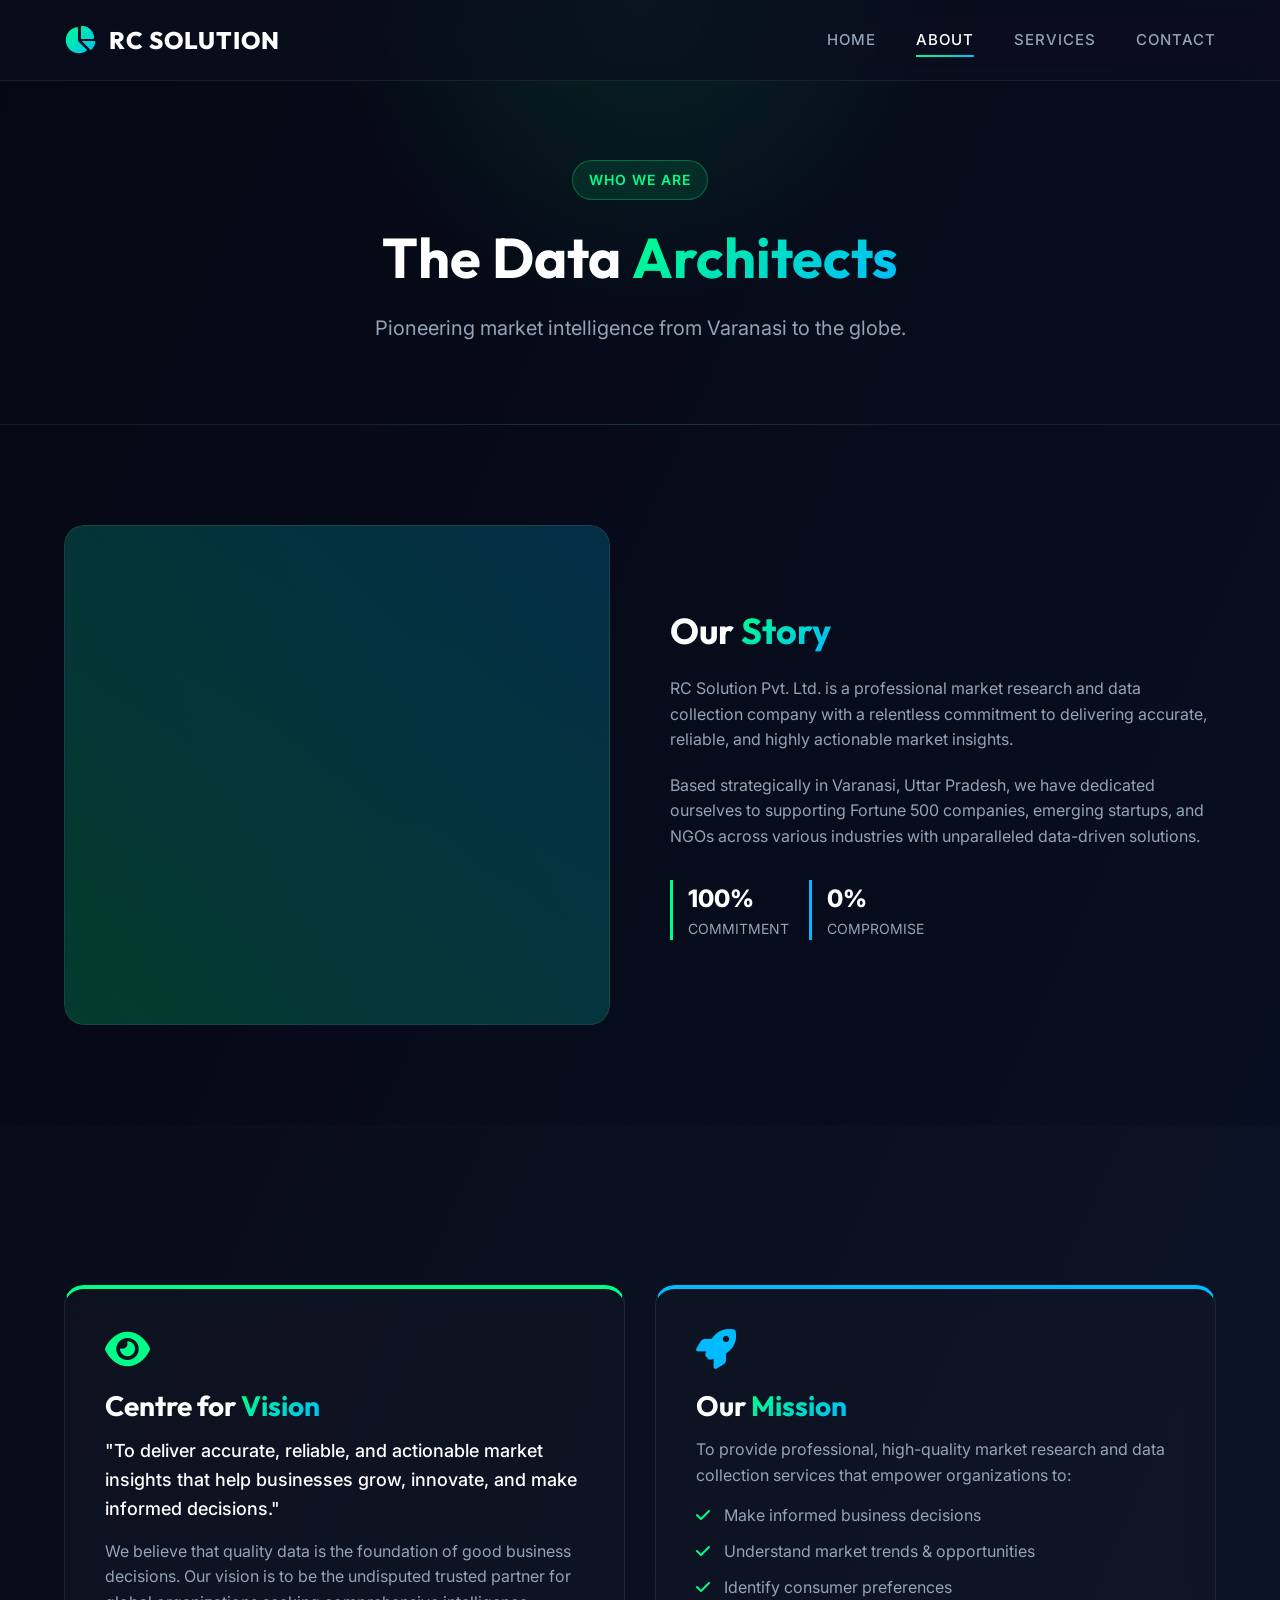
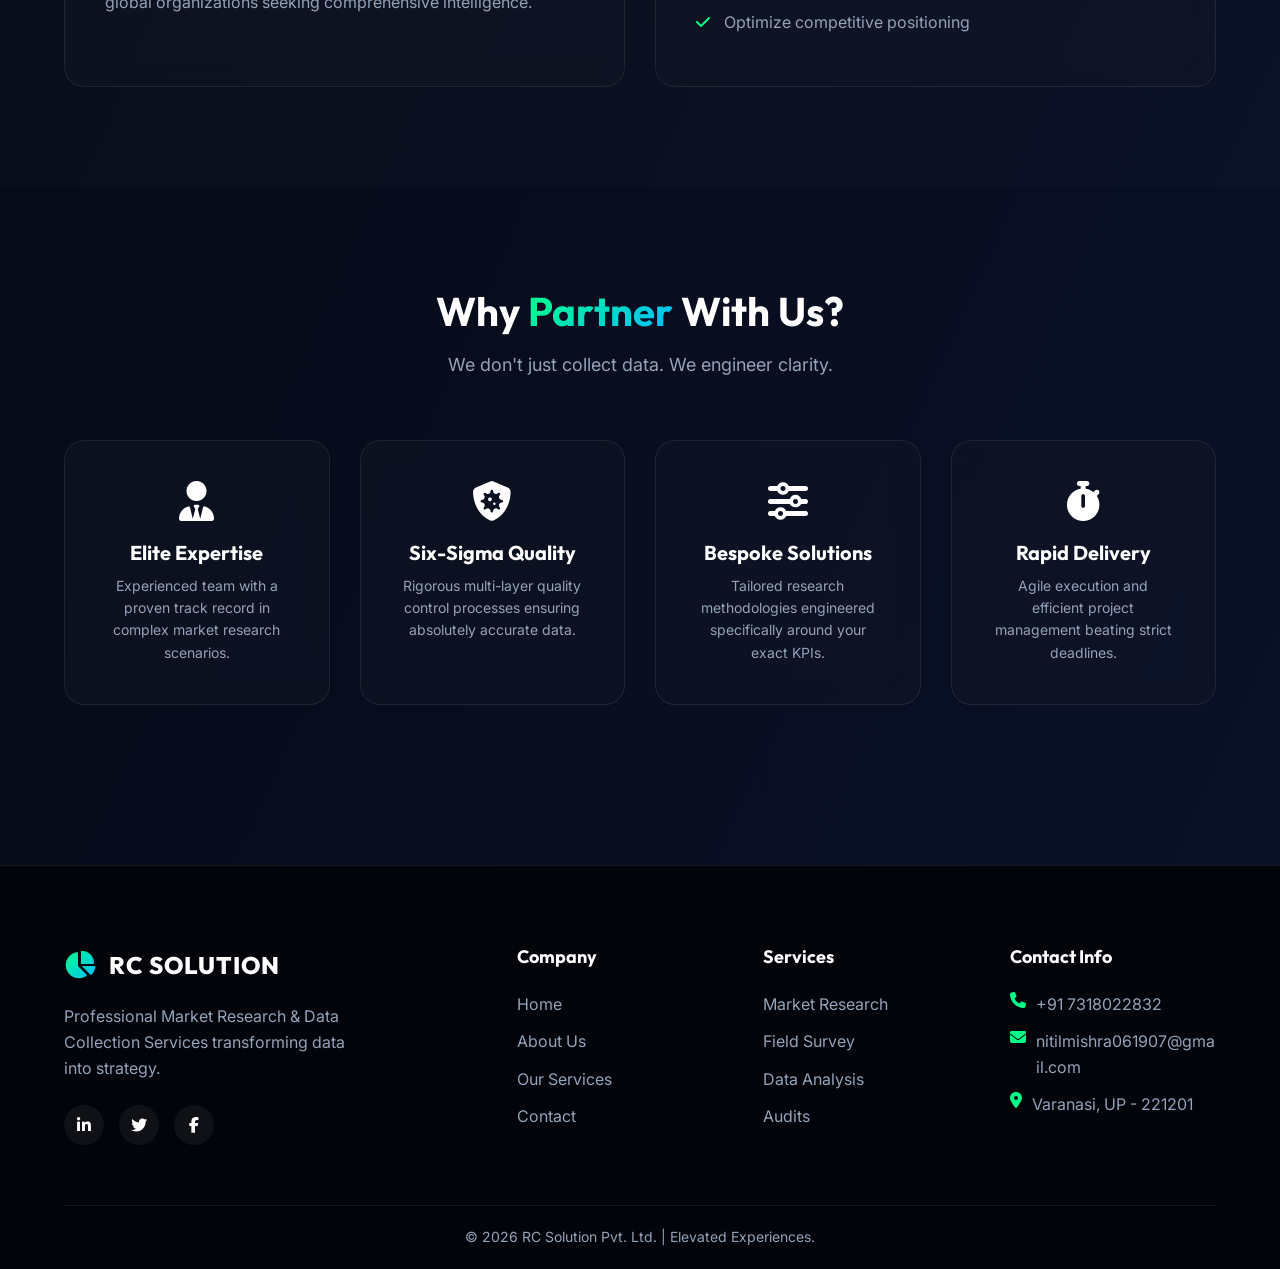
<file: about.html>
<!DOCTYPE html>
<html lang="en">

<head>
    <meta charset="UTF-8">
    <meta name="viewport" content="width=device-width, initial-scale=1.0">
    <title>About Us | RC Solution Pvt. Ltd.</title>
    <!-- Font Awesome -->
    <link rel="stylesheet" href="https://cdnjs.cloudflare.com/ajax/libs/font-awesome/6.4.0/css/all.min.css">
    <!-- AOS Animation CSS -->
    <link href="https://unpkg.com/aos@2.3.1/dist/aos.css" rel="stylesheet">
    <!-- Custom CSS -->
    <link rel="stylesheet" href="styles.css">
</head>

<body>
    <!-- Navigation -->
    <nav class="navbar">
        <div class="container nav-container">
            <a href="index.html" class="logo">
                <i class="fa-solid fa-chart-pie"></i> RC Solution
            </a>
            <div class="menu-toggle">
                <i class="fa-solid fa-bars"></i>
            </div>
            <ul class="nav-menu">
                <li><a href="index.html">Home</a></li>
                <li><a href="about.html" class="active">About</a></li>
                <li><a href="services.html">Services</a></li>
                <li><a href="contact.html">Contact</a></li>
            </ul>
        </div>
    </nav>

    <!-- Page Header -->
    <section class="page-hero">
        <div class="container" data-aos="zoom-in">
            <span class="hero-badge">Who We Are</span>
            <h1>The Data <span class="gradient-text">Architects</span></h1>
            <p style="font-size: 20px; max-width: 600px; margin: 0 auto;">Pioneering market intelligence from Varanasi to the globe.</p>
        </div>
    </section>

    <!-- Our Story -->
    <section class="section">
        <div class="container about-grid">
            <div class="about-image" data-aos="fade-right">
               <div style="background: url('https://images.unsplash.com/photo-1551288049-bebda4e38f71?ixlib=rb-4.0.3&auto=format&fit=crop&w=1000&q=80') center/cover; height: 500px; border-radius: 20px;"></div>
               <div class="overlay"></div>
            </div>
            <div class="about-content" data-aos="fade-left">
                <h2 style="font-size: 36px; margin-bottom: 24px;">Our <span class="gradient-text">Story</span></h2>
                <p style="font-size: 16px; margin-bottom: 20px;">RC Solution Pvt. Ltd. is a professional market research and data collection company with a relentless commitment to delivering accurate, reliable, and highly actionable market insights.</p>
                <p style="font-size: 16px; margin-bottom: 30px;">Based strategically in Varanasi, Uttar Pradesh, we have dedicated ourselves to supporting Fortune 500 companies, emerging startups, and NGOs across various industries with unparalleled data-driven solutions.</p>
                <div style="display: flex; gap: 20px;">
                    <div style="border-left: 3px solid var(--primary-color); padding-left: 15px;">
                        <div style="font-weight: 800; font-size: 24px; color: var(--text-primary);">100%</div>
                        <div style="font-size: 14px; text-transform: uppercase;">Commitment</div>
                    </div>
                    <div style="border-left: 3px solid var(--secondary-color); padding-left: 15px;">
                        <div style="font-weight: 800; font-size: 24px; color: var(--text-primary);">0%</div>
                        <div style="font-size: 14px; text-transform: uppercase;">Compromise</div>
                    </div>
                </div>
            </div>
        </div>
    </section>

    <!-- Mission & Vision -->
    <section class="section" style="background: rgba(255,255,255,0.01);">
        <div class="container">
            <div class="mission-vision">
                <div class="glass-card" data-aos="fade-up" data-aos-delay="100" style="border-top: 4px solid var(--primary-color);">
                    <i class="fa-solid fa-eye" style="font-size: 40px; color: var(--primary-color); margin-bottom: 20px;"></i>
                    <h3 style="font-size: 28px; margin-bottom: 15px;">Centre for <span class="gradient-text">Vision</span></h3>
                    <p style="font-size: 18px; font-weight: 500; color: white; margin-bottom: 15px;">"To deliver accurate, reliable, and actionable market insights that help businesses grow, innovate, and make informed decisions."</p>
                    <p>We believe that quality data is the foundation of good business decisions. Our vision is to be the undisputed trusted partner for global organizations seeking comprehensive intelligence.</p>
                </div>
                <div class="glass-card" data-aos="fade-up" data-aos-delay="200" style="border-top: 4px solid var(--secondary-color);">
                    <i class="fa-solid fa-rocket" style="font-size: 40px; color: var(--secondary-color); margin-bottom: 20px;"></i>
                    <h3 style="font-size: 28px; margin-bottom: 15px;">Our <span class="gradient-text">Mission</span></h3>
                    <p style="margin-bottom: 15px;">To provide professional, high-quality market research and data collection services that empower organizations to:</p>
                    <ul style="list-style: none; padding: 0;">
                        <li style="margin-bottom: 10px;"><i class="fa-solid fa-check" style="color: var(--primary-color); margin-right: 10px;"></i> Make informed business decisions</li>
                        <li style="margin-bottom: 10px;"><i class="fa-solid fa-check" style="color: var(--primary-color); margin-right: 10px;"></i> Understand market trends & opportunities</li>
                        <li style="margin-bottom: 10px;"><i class="fa-solid fa-check" style="color: var(--primary-color); margin-right: 10px;"></i> Identify consumer preferences</li>
                        <li style="margin-bottom: 10px;"><i class="fa-solid fa-check" style="color: var(--primary-color); margin-right: 10px;"></i> Optimize competitive positioning</li>
                    </ul>
                </div>
            </div>
        </div>
    </section>

    <!-- Why Choose Us -->
    <section class="section">
        <div class="container">
            <div class="section-header" data-aos="fade-up">
                <h2>Why <span class="gradient-text">Partner</span> With Us?</h2>
                <p>We don't just collect data. We engineer clarity.</p>
            </div>
            <div style="display: grid; grid-template-columns: repeat(auto-fit, minmax(250px, 1fr)); gap: 30px;">
                <div class="glass-card" data-aos="zoom-in" data-aos-delay="100" style="text-align: center;">
                    <i class="fa-solid fa-user-tie" style="font-size: 40px; color: var(--text-primary); margin-bottom: 20px;"></i>
                    <h4 style="font-size: 20px; margin-bottom: 10px;">Elite Expertise</h4>
                    <p style="font-size: 14px;">Experienced team with a proven track record in complex market research scenarios.</p>
                </div>
                <div class="glass-card" data-aos="zoom-in" data-aos-delay="200" style="text-align: center;">
                    <i class="fa-solid fa-shield-virus" style="font-size: 40px; color: var(--text-primary); margin-bottom: 20px;"></i>
                    <h4 style="font-size: 20px; margin-bottom: 10px;">Six-Sigma Quality</h4>
                    <p style="font-size: 14px;">Rigorous multi-layer quality control processes ensuring absolutely accurate data.</p>
                </div>
                <div class="glass-card" data-aos="zoom-in" data-aos-delay="300" style="text-align: center;">
                    <i class="fa-solid fa-sliders" style="font-size: 40px; color: var(--text-primary); margin-bottom: 20px;"></i>
                    <h4 style="font-size: 20px; margin-bottom: 10px;">Bespoke Solutions</h4>
                    <p style="font-size: 14px;">Tailored research methodologies engineered specifically around your exact KPIs.</p>
                </div>
                <div class="glass-card" data-aos="zoom-in" data-aos-delay="400" style="text-align: center;">
                    <i class="fa-solid fa-stopwatch" style="font-size: 40px; color: var(--text-primary); margin-bottom: 20px;"></i>
                    <h4 style="font-size: 20px; margin-bottom: 10px;">Rapid Delivery</h4>
                    <p style="font-size: 14px;">Agile execution and efficient project management beating strict deadlines.</p>
                </div>
            </div>
        </div>
    </section>

    <!-- Footer -->
    <footer class="footer">
        <div class="container">
            <div class="footer-grid">
                <div class="footer-brand">
                    <a href="index.html" class="logo" style="margin-bottom: 20px; display: inline-flex;">
                        <i class="fa-solid fa-chart-pie"></i> RC Solution
                    </a>
                    <p>Professional Market Research & Data Collection Services transforming data into strategy.</p>
                    <div class="social-links">
                        <a href="#"><i class="fa-brands fa-linkedin-in"></i></a>
                        <a href="#"><i class="fa-brands fa-twitter"></i></a>
                        <a href="#"><i class="fa-brands fa-facebook-f"></i></a>
                    </div>
                </div>
                <div class="footer-col">
                    <h4>Company</h4>
                    <ul class="footer-links">
                        <li><a href="index.html">Home</a></li>
                        <li><a href="about.html">About Us</a></li>
                        <li><a href="services.html">Our Services</a></li>
                        <li><a href="contact.html">Contact</a></li>
                    </ul>
                </div>
                <div class="footer-col">
                    <h4>Services</h4>
                    <ul class="footer-links">
                        <li><a href="services.html">Market Research</a></li>
                        <li><a href="services.html">Field Survey</a></li>
                        <li><a href="services.html">Data Analysis</a></li>
                        <li><a href="services.html">Audits</a></li>
                    </ul>
                </div>
                <div class="footer-col">
                    <h4>Contact Info</h4>
                    <ul class="footer-links">
                        <li style="display:flex; gap:10px;"><i class="fa-solid fa-phone" style="color:var(--primary-color);"></i> +91 7318022832</li>
                        <li style="display:flex; gap:10px; word-break: break-all;"><i class="fa-solid fa-envelope" style="color:var(--primary-color);"></i> nitilmishra061907@gmail.com</li>
                        <li style="display:flex; gap:10px;"><i class="fa-solid fa-location-dot" style="color:var(--primary-color);"></i> Varanasi, UP - 221201</li>
                    </ul>
                </div>
            </div>
            <div class="footer-bottom">
                <p>&copy; 2026 RC Solution Pvt. Ltd. | Elevated Experiences.</p>
            </div>
        </div>
    </footer>

    <!-- Scripts -->
    <script src="https://unpkg.com/aos@2.3.1/dist/aos.js"></script>
    <script src="script.js"></script>
    <script>
        AOS.init({ once: true, offset: 50 });
    </script>
</body>
</html>
</file>
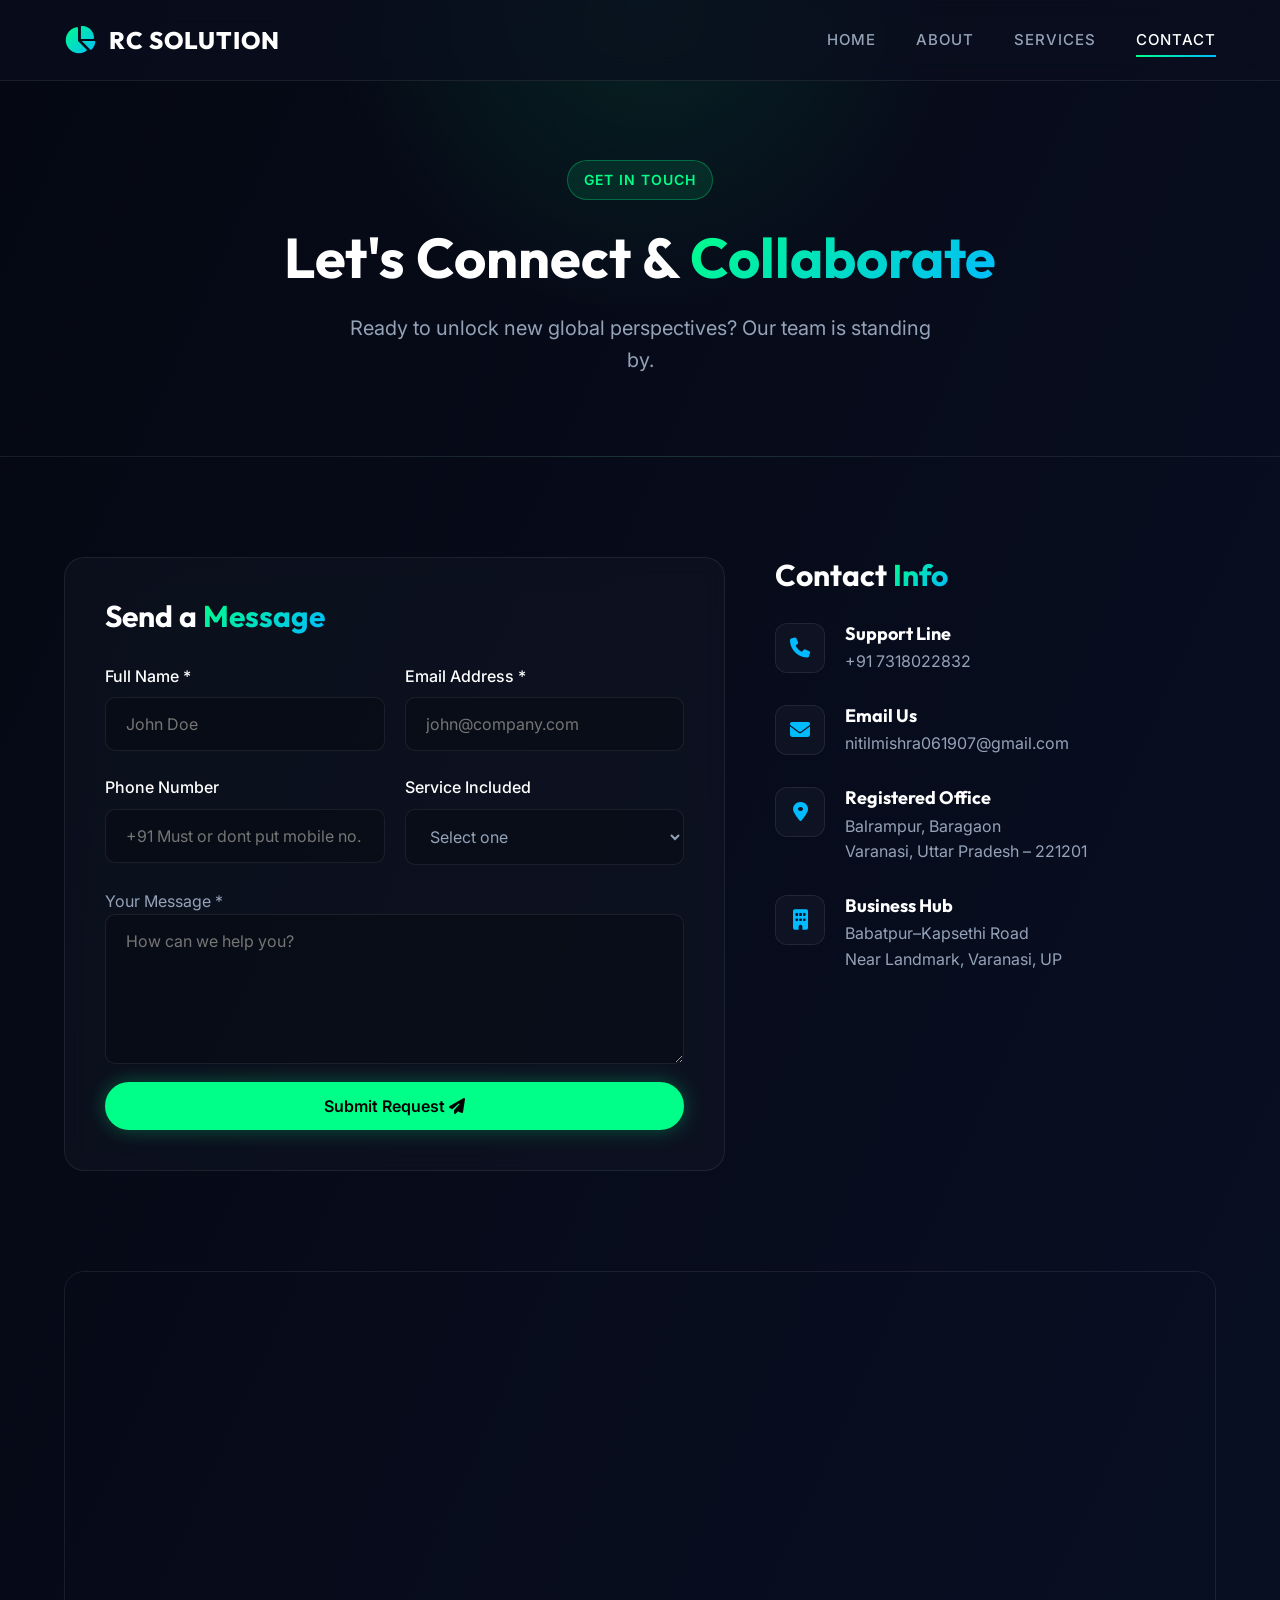
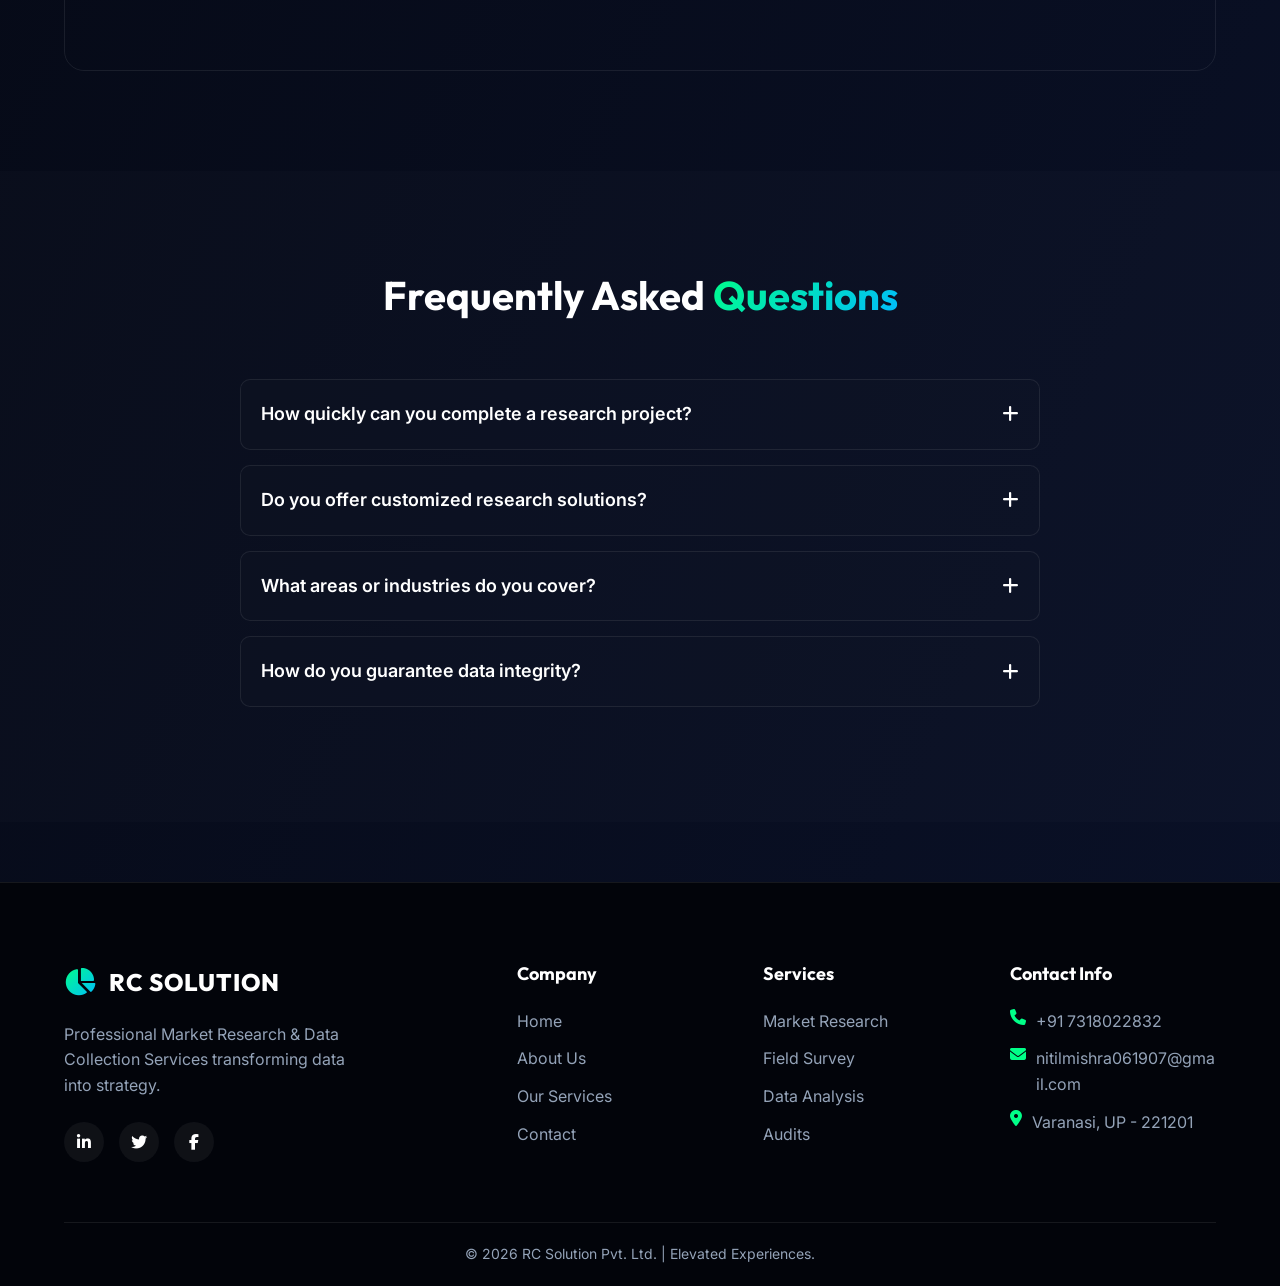
<file: contact.html>
<!DOCTYPE html>
<html lang="en">

<head>
    <meta charset="UTF-8">
    <meta name="viewport" content="width=device-width, initial-scale=1.0">
    <title>Contact Us | RC Solution Pvt. Ltd.</title>
    <!-- Font Awesome -->
    <link rel="stylesheet" href="https://cdnjs.cloudflare.com/ajax/libs/font-awesome/6.4.0/css/all.min.css">
    <!-- AOS Animation CSS -->
    <link href="https://unpkg.com/aos@2.3.1/dist/aos.css" rel="stylesheet">
    <!-- Custom CSS -->
    <link rel="stylesheet" href="styles.css">
</head>

<body>
    <!-- Navigation -->
    <nav class="navbar">
        <div class="container nav-container">
            <a href="index.html" class="logo">
                <i class="fa-solid fa-chart-pie"></i> RC Solution
            </a>
            <div class="menu-toggle">
                <i class="fa-solid fa-bars"></i>
            </div>
            <ul class="nav-menu">
                <li><a href="index.html">Home</a></li>
                <li><a href="about.html">About</a></li>
                <li><a href="services.html">Services</a></li>
                <li><a href="contact.html" class="active">Contact</a></li>
            </ul>
        </div>
    </nav>

    <!-- Page Header -->
    <section class="page-hero">
        <div class="container" data-aos="zoom-in">
            <span class="hero-badge">Get in Touch</span>
            <h1>Let's Connect & <span class="gradient-text">Collaborate</span></h1>
            <p style="font-size: 20px; max-width: 600px; margin: 0 auto;">Ready to unlock new global perspectives? Our
                team is standing by.</p>
        </div>
    </section>

    <!-- Main Content -->
    <section class="section">
        <div class="container">
            <div class="contact-grid">

               <!-- Contact Form -->
<div class="glass-card" data-aos="fade-right">
  <h2 style="font-size: 30px; margin-bottom: 30px;">
    Send a <span class="gradient-text">Message</span>
  </h2>

  <form id="contact-form">
    <!-- Row 1 -->
    <div style="display: grid; grid-template-columns: 1fr 1fr; gap: 20px;">
      <div class="form-group">
        <label for="fullName">Full Name *</label>
        <input
          type="text"
          id="fullName"
          name="fi-sender-firstName"
          class="form-control"
          placeholder="John Doe"
          required
        />
      </div>

      <div class="form-group">
        <label for="email">Email Address *</label>
        <input
          type="email"
          id="email"
          name="fi-sender-email"
          class="form-control"
          placeholder="john@company.com"
          required
        />
      </div>
    </div>

    <!-- Row 2 -->
    <div style="display: grid; grid-template-columns: 1fr 1fr; gap: 20px;">
      <div class="form-group">
        <label for="phone">Phone Number</label>
        <input
          type="tel"
          id="phone"
          name="fi-phone-phone"
          class="form-control"
          placeholder="+91 Must or dont put mobile no."
        />
      </div>

      <div class="form-group">
        <label for="service">Service Included</label>
        <select
          id="service"
          name="fi-select-service"
          class="form-control"
          required
          style="color: var(--text-secondary);"
        >
          <option value="" disabled selected>Select one</option>
          <option value="research">Market Research</option>
          <option value="audit">Audits</option>
          <option value="survey">Data Collection</option>
          <option value="other">Other Inquiry</option>
        </select>
      </div>
    </div>

    <!-- Message -->
    <div class=".form-group">
      <label for="message">Your Message *</label>
      <textarea
        id="message"
        name="fi-text-message"
        class="form-control"
        rows="5"
        placeholder="How can we help you?"
        required
      ></textarea>
    </div>

    <!-- Status -->
    <div id="form-message" class="form-message"></div>
    <!-- Submit -->
    <button
      type="submit"
      class="btn btn-primary"
      style="width: 100%; margin-top: 10px;"
    >
      <span id="submit-text">
        Submit Request <i class="fas fa-solid fa-paper-plane"></i>
      </span>
    </button>
  </form>
</div>
                <!-- Forminit SDK -->
<script src="https://forminit.com/sdk/v1/forminit.js"></script>
<script>
  const forminit = new Forminit();
  const FORM_ID = "hd8qtiz26ez";

  const form = document.getElementById("contact-form");
  const submitButton = form.querySelector('button[type="submit"]');
  const submitText = document.getElementById("submit-text");
  const messageBox = document.getElementById("form-message");

  form.addEventListener("submit", async function (e) {
    e.preventDefault();

    submitButton.disabled = true;
    submitText.innerHTML = '<i class="fas fa-spinner fa-spin"></i> Sending...';
    messageBox.innerHTML = "";

    const formData = new FormData(form);

    // ✅ FIX: actually send data
    const response = await forminit.submit(FORM_ID, formData);
    const { error } = response;

    if (error) {
      messageBox.innerHTML = `
        <i class="fas fa-exclamation-circle"></i>
        ${error.message}
      `;
      messageBox.style.color = "#ff4d4f";

      submitButton.disabled = false;
      submitText.innerHTML = "Submit Request";
      return;
    }

    // Success
    messageBox.innerHTML = `
      <i class="fas fa-paper-plane"></i>
      Thank you! Your message has been sent successfully.<br>
      We will get back to you soon.
    `;
    messageBox.style.color = "#22c55e";

    setTimeout(() => {
      submitButton.disabled = false;
      submitText.innerHTML =
        'Submit Request <i class="fas fa-paper-plane"></i>';
      form.reset();
    }, 2000);
  });
</script>
                <!-- Contact Info Space -->
                <div data-aos="fade-left">
                    <h2 style="font-size: 30px; margin-bottom: 30px;">Contact <span class="gradient-text">Info</span>
                    </h2>

                    <div class="info-item">
                        <div class="icon"><i class="fa-solid fa-phone"></i></div>
                        <div>
                            <h4>Support Line</h4>
                            <p><a href="tel:+917318022832" style="color: var(--text-secondary); font-size: 16px;">+91
                                    7318022832</a></p>
                        </div>
                    </div>

                    <div class="info-item">
                        <div class="icon"><i class="fa-solid fa-envelope"></i></div>
                        <div>
                            <h4>Email Us</h4>
                            <p><a href="mailto:nitilmishra061907@gmail.com"
                                    style="color: var(--text-secondary); font-size: 16px; word-break: break-all;">nitilmishra061907@gmail.com</a>
                            </p>
                        </div>
                    </div>

                    <div class="info-item">
                        <div class="icon"><i class="fa-solid fa-location-dot"></i></div>
                        <div>
                            <h4>Registered Office</h4>
                            <p style="color: var(--text-secondary); font-size: 16px;">Balrampur, Baragaon<br>Varanasi,
                                Uttar Pradesh – 221201</p>
                        </div>
                    </div>

                    <div class="info-item">
                        <div class="icon"><i class="fa-solid fa-building"></i></div>
                        <div>
                            <h4>Business Hub</h4>
                            <p style="color: var(--text-secondary); font-size: 16px;">Babatpur–Kapsethi Road<br>Near
                                Landmark, Varanasi, UP</p>
                        </div>
                    </div>

                </div>

            </div>
        </div>
    </section>

    <!-- Map Area -->
    <section class="section" style="padding-top: 0;">
        <div class="container" data-aos="zoom-in">
            <div class="map-container">
                <!-- Embedded Google Map using generalized coordinates for Varanasi -->
                <iframe
                    src="https://www.google.com/maps/embed?pb=!1m17!1m12!1m3!1d1802.040262699564!2d82.74640537845629!3d25.40211499603656!2m3!1f0!2f0!3f0!3m2!1i1024!2i768!4f13.1!3m2!1m1!2zMjXCsDI0JzA3LjYiTiA4MsKwNDQnNTEuMCJF!5e0!3m2!1sen!2slv!4v1776099585489!5m2!1sen!2slv"
                    width="800" height="600" style="border:0;" allowfullscreen="" loading="lazy"
                    referrerpolicy="no-referrer-when-downgrade"></iframe>
            </div>
        </div>
    </section>

    <!-- FAQs -->
    <section class="section" style="background: rgba(255,255,255,0.01);">
        <div class="container">
            <div class="section-header" data-aos="fade-up">
                <h2>Frequently Asked <span class="gradient-text">Questions</span></h2>
            </div>

            <div style="max-width: 800px; margin: 0 auto;" data-aos="fade-up" data-aos-delay="200">
                <div class="faq-item">
                    <div class="faq-header">
                        How quickly can you complete a research project?
                        <i class="fa-solid fa-plus"></i>
                    </div>
                    <div class="faq-content">
                        <p style="color: var(--text-secondary); margin-bottom: 20px;">Project timelines depend heavily
                            on scope, target demographic, and complexity. Standard engagements typically yield
                            preliminary results within 2-4 weeks. We pride ourselves on aggressive efficiency.</p>
                    </div>
                </div>
                <div class="faq-item">
                    <div class="faq-header">
                        Do you offer customized research solutions?
                        <i class="fa-solid fa-plus"></i>
                    </div>
                    <div class="faq-content">
                        <p style="color: var(--text-secondary); margin-bottom: 20px;">Absolutely. Every business
                            encounters unique friction. We completely construct bespoke methodologies tailored
                            explicitly to untangle your specific constraints and KPIs.</p>
                    </div>
                </div>
                <div class="faq-item">
                    <div class="faq-header">
                        What areas or industries do you cover?
                        <i class="fa-solid fa-plus"></i>
                    </div>
                    <div class="faq-content">
                        <p style="color: var(--text-secondary); margin-bottom: 20px;">While our HQ is located in
                            Varanasi, our reach extends deeply across retail, FMCG, fast-tech, healthcare, and finance
                            sectors on massive scales.</p>
                    </div>
                </div>
                <div class="faq-item">
                    <div class="faq-header">
                        How do you guarantee data integrity?
                        <i class="fa-solid fa-plus"></i>
                    </div>
                    <div class="faq-content">
                        <p style="color: var(--text-secondary); margin-bottom: 20px;">Through a rigid Six-Sigma style
                            approach. We employ GPS-tagged field polling, aggressive algorithmic validation checks,
                            random audio auditing, and rigorous executive supervisor reviews.</p>
                    </div>
                </div>
            </div>
        </div>
    </section>

    <!-- Footer -->
    <footer class="footer">
        <div class="container">
            <div class="footer-grid">
                <div class="footer-brand">
                    <a href="index.html" class="logo" style="margin-bottom: 20px; display: inline-flex;">
                        <i class="fa-solid fa-chart-pie"></i> RC Solution
                    </a>
                    <p>Professional Market Research & Data Collection Services transforming data into strategy.</p>
                    <div class="social-links">
                        <a href="#"><i class="fa-brands fa-linkedin-in"></i></a>
                        <a href="#"><i class="fa-brands fa-twitter"></i></a>
                        <a href="#"><i class="fa-brands fa-facebook-f"></i></a>
                    </div>
                </div>
                <div class="footer-col">
                    <h4>Company</h4>
                    <ul class="footer-links">
                        <li><a href="index.html">Home</a></li>
                        <li><a href="about.html">About Us</a></li>
                        <li><a href="services.html">Our Services</a></li>
                        <li><a href="contact.html">Contact</a></li>
                    </ul>
                </div>
                <div class="footer-col">
                    <h4>Services</h4>
                    <ul class="footer-links">
                        <li><a href="services.html">Market Research</a></li>
                        <li><a href="services.html">Field Survey</a></li>
                        <li><a href="services.html">Data Analysis</a></li>
                        <li><a href="services.html">Audits</a></li>
                    </ul>
                </div>
                <div class="footer-col">
                    <h4>Contact Info</h4>
                    <ul class="footer-links">
                        <li style="display:flex; gap:10px;"><i class="fa-solid fa-phone"
                                style="color:var(--primary-color);"></i> +91 7318022832</li>
                        <li style="display:flex; gap:10px; word-break: break-all;"><i class="fa-solid fa-envelope"
                                style="color:var(--primary-color);"></i> nitilmishra061907@gmail.com</li>
                        <li style="display:flex; gap:10px;"><i class="fa-solid fa-location-dot"
                                style="color:var(--primary-color);"></i> Varanasi, UP - 221201</li>
                    </ul>
                </div>
            </div>
            <div class="footer-bottom">
                <p>&copy; 2026 RC Solution Pvt. Ltd. | Elevated Experiences.</p>
            </div>
        </div>
    </footer>

    <!-- Scripts -->
    <script src="https://unpkg.com/aos@2.3.1/dist/aos.js"></script>
    <script src="script.js"></script>
    <script>
        AOS.init({ once: true, offset: 50 });
    </script>
</body>

</html>
</file>
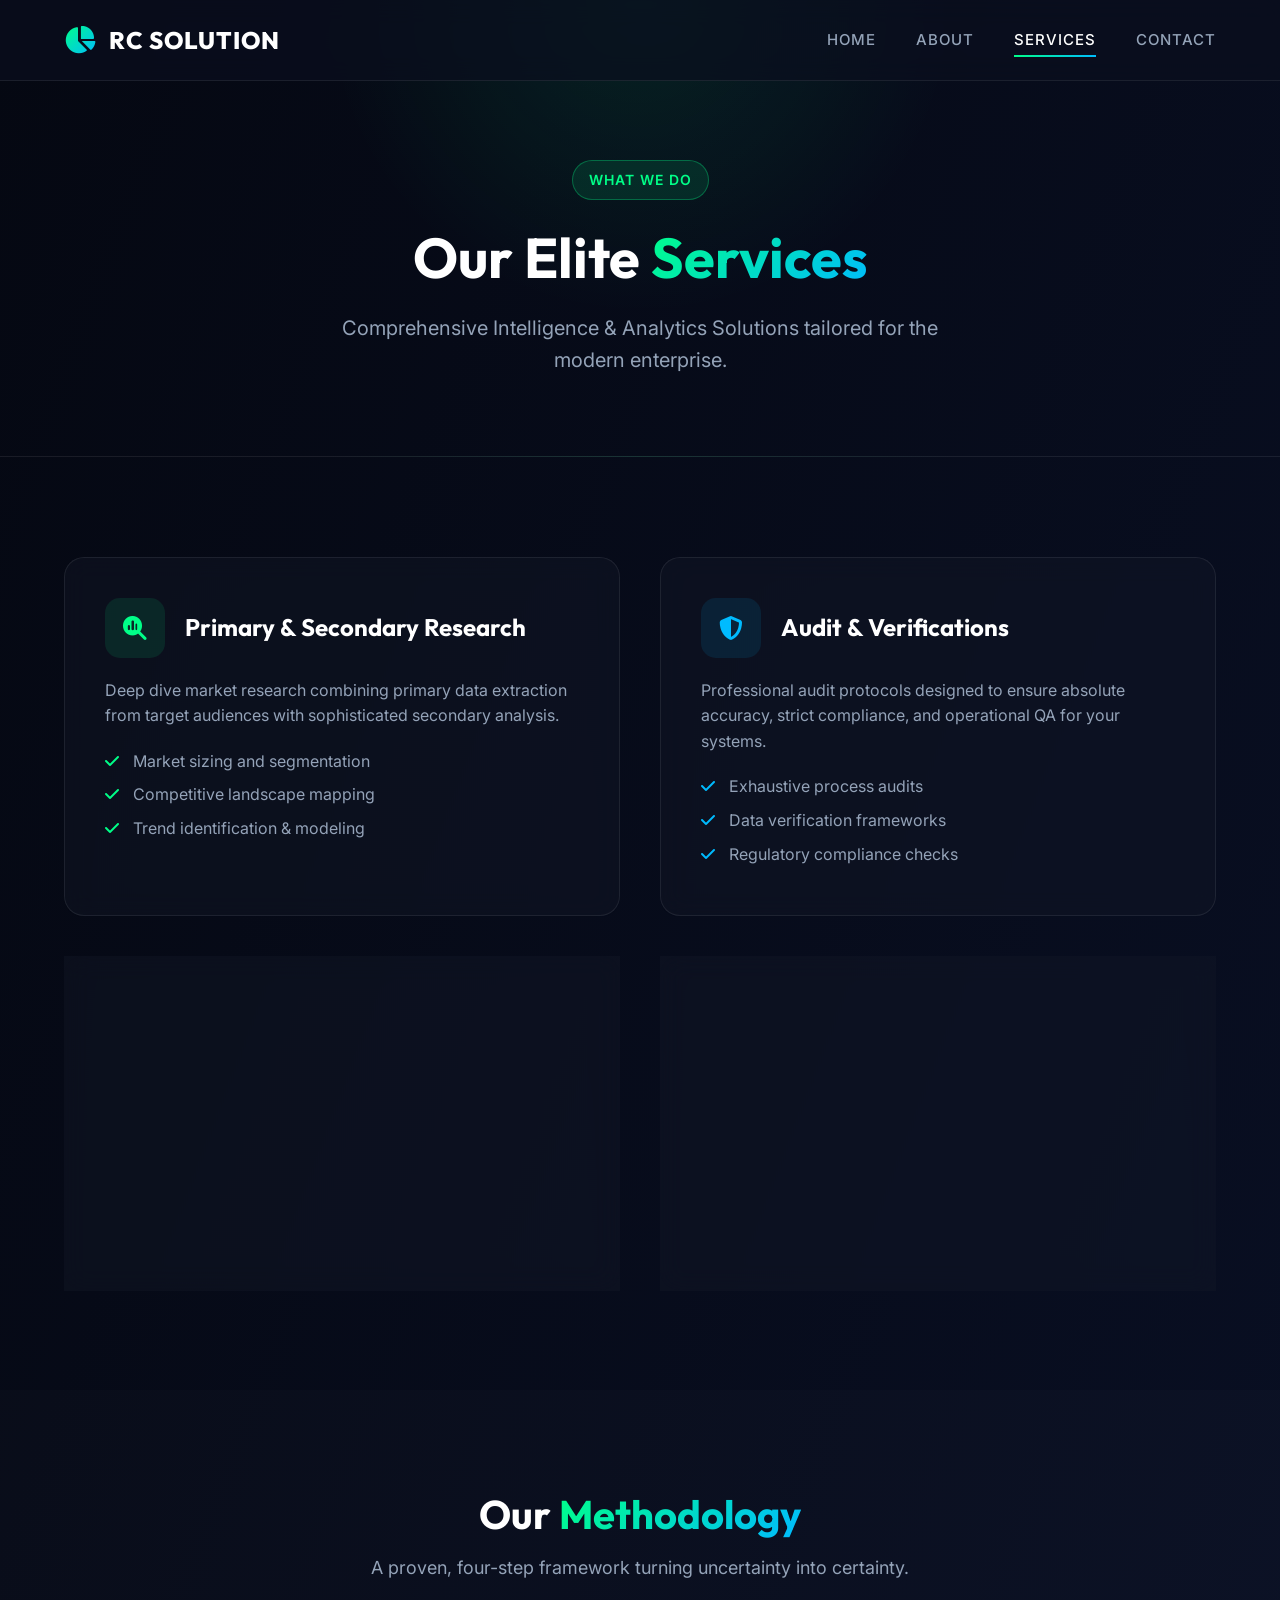
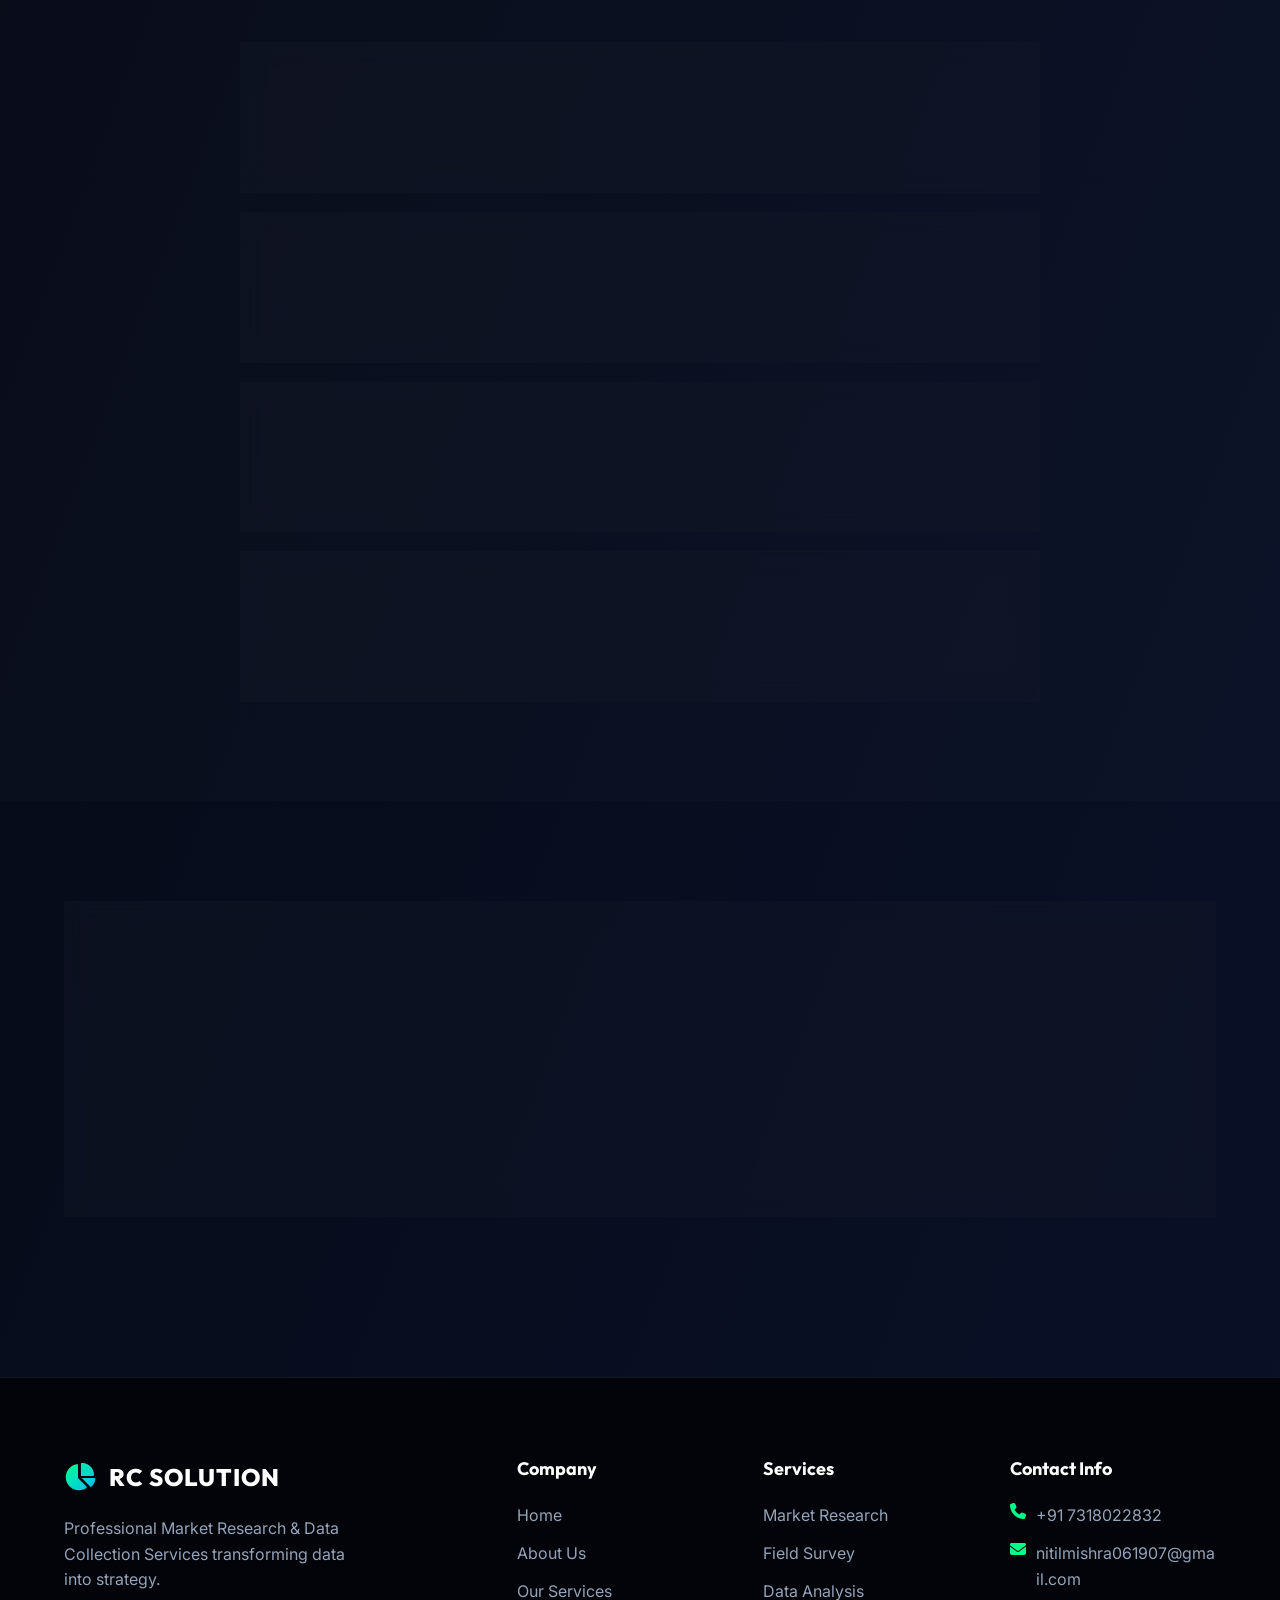
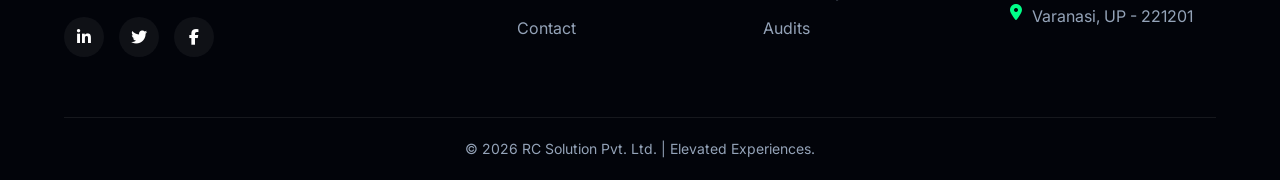
<file: services.html>
<!DOCTYPE html>
<html lang="en">

<head>
    <meta charset="UTF-8">
    <meta name="viewport" content="width=device-width, initial-scale=1.0">
    <title>Services | RC Solution Pvt. Ltd.</title>
    <!-- Font Awesome -->
    <link rel="stylesheet" href="https://cdnjs.cloudflare.com/ajax/libs/font-awesome/6.4.0/css/all.min.css">
    <!-- AOS Animation CSS -->
    <link href="https://unpkg.com/aos@2.3.1/dist/aos.css" rel="stylesheet">
    <!-- Custom CSS -->
    <link rel="stylesheet" href="styles.css">
</head>

<body>
    <!-- Navigation -->
    <nav class="navbar">
        <div class="container nav-container">
            <a href="index.html" class="logo">
                <i class="fa-solid fa-chart-pie"></i> RC Solution
            </a>
            <div class="menu-toggle">
                <i class="fa-solid fa-bars"></i>
            </div>
            <ul class="nav-menu">
                <li><a href="index.html">Home</a></li>
                <li><a href="about.html">About</a></li>
                <li><a href="services.html" class="active">Services</a></li>
                <li><a href="contact.html">Contact</a></li>
            </ul>
        </div>
    </nav>

    <!-- Page Header -->
    <section class="page-hero">
        <div class="container" data-aos="zoom-in">
            <span class="hero-badge">What We Do</span>
            <h1>Our Elite <span class="gradient-text">Services</span></h1>
            <p style="font-size: 20px; max-width: 600px; margin: 0 auto;">Comprehensive Intelligence & Analytics Solutions tailored for the modern enterprise.</p>
        </div>
    </section>

    <!-- Services Detailed -->
    <section class="section">
        <div class="container">
            <div style="display: grid; grid-template-columns: repeat(auto-fit, minmax(400px, 1fr)); gap: 40px;">
                
                <div class="glass-card" data-aos="fade-up" data-aos-delay="100">
                    <div style="display: flex; align-items: center; gap: 20px; margin-bottom: 20px;">
                        <div style="width: 60px; height: 60px; border-radius: 15px; background: rgba(0,255,136,0.1); display: flex; align-items: center; justify-content: center; font-size: 24px; color: var(--primary-color);">
                            <i class="fa-solid fa-magnifying-glass-chart"></i>
                        </div>
                        <h3 style="font-size: 24px;">Primary & Secondary Research</h3>
                    </div>
                    <p style="margin-bottom: 20px;">Deep dive market research combining primary data extraction from target audiences with sophisticated secondary analysis.</p>
                    <ul style="list-style: none; padding: 0;">
                        <li style="margin-bottom: 8px;"><i class="fa-solid fa-check" style="color: var(--primary-color); margin-right: 10px;"></i> Market sizing and segmentation</li>
                        <li style="margin-bottom: 8px;"><i class="fa-solid fa-check" style="color: var(--primary-color); margin-right: 10px;"></i> Competitive landscape mapping</li>
                        <li style="margin-bottom: 8px;"><i class="fa-solid fa-check" style="color: var(--primary-color); margin-right: 10px;"></i> Trend identification & modeling</li>
                    </ul>
                </div>

                <div class="glass-card" data-aos="fade-up" data-aos-delay="200">
                    <div style="display: flex; align-items: center; gap: 20px; margin-bottom: 20px;">
                        <div style="width: 60px; height: 60px; border-radius: 15px; background: rgba(0,187,255,0.1); display: flex; align-items: center; justify-content: center; font-size: 24px; color: var(--secondary-color);">
                            <i class="fa-solid fa-shield-halved"></i>
                        </div>
                        <h3 style="font-size: 24px;">Audit & Verifications</h3>
                    </div>
                    <p style="margin-bottom: 20px;">Professional audit protocols designed to ensure absolute accuracy, strict compliance, and operational QA for your systems.</p>
                    <ul style="list-style: none; padding: 0;">
                        <li style="margin-bottom: 8px;"><i class="fa-solid fa-check" style="color: var(--secondary-color); margin-right: 10px;"></i> Exhaustive process audits</li>
                        <li style="margin-bottom: 8px;"><i class="fa-solid fa-check" style="color: var(--secondary-color); margin-right: 10px;"></i> Data verification frameworks</li>
                        <li style="margin-bottom: 8px;"><i class="fa-solid fa-check" style="color: var(--secondary-color); margin-right: 10px;"></i> Regulatory compliance checks</li>
                    </ul>
                </div>

                <div class="glass-card" data-aos="fade-up" data-aos-delay="300">
                    <div style="display: flex; align-items: center; gap: 20px; margin-bottom: 20px;">
                        <div style="width: 60px; height: 60px; border-radius: 15px; background: rgba(0,255,136,0.1); display: flex; align-items: center; justify-content: center; font-size: 24px; color: var(--primary-color);">
                            <i class="fa-solid fa-clipboard-question"></i>
                        </div>
                        <h3 style="font-size: 24px;">Survey & Data Collection</h3>
                    </div>
                    <p style="margin-bottom: 20px;">Strategic survey architecture and robust field execution to gather high-fidelity data from exact target demographics.</p>
                    <ul style="list-style: none; padding: 0;">
                        <li style="margin-bottom: 8px;"><i class="fa-solid fa-check" style="color: var(--primary-color); margin-right: 10px;"></i> Advanced questionnaire design</li>
                        <li style="margin-bottom: 8px;"><i class="fa-solid fa-check" style="color: var(--primary-color); margin-right: 10px;"></i> Omnichannel (Online/Offline) polling</li>
                        <li style="margin-bottom: 8px;"><i class="fa-solid fa-check" style="color: var(--primary-color); margin-right: 10px;"></i> Secure data entry & warehousing</li>
                    </ul>
                </div>

                <div class="glass-card" data-aos="fade-up" data-aos-delay="400">
                    <div style="display: flex; align-items: center; gap: 20px; margin-bottom: 20px;">
                        <div style="width: 60px; height: 60px; border-radius: 15px; background: rgba(0,187,255,0.1); display: flex; align-items: center; justify-content: center; font-size: 24px; color: var(--secondary-color);">
                            <i class="fa-solid fa-users-gear"></i>
                        </div>
                        <h3 style="font-size: 24px;">Fieldwork Management</h3>
                    </div>
                    <p style="margin-bottom: 20px;">End-to-end orchestration of ground logistics, ensuring smooth execution from mobilization to final data delivery.</p>
                    <ul style="list-style: none; padding: 0;">
                        <li style="margin-bottom: 8px;"><i class="fa-solid fa-check" style="color: var(--secondary-color); margin-right: 10px;"></i> Agent tracking & recruitment</li>
                        <li style="margin-bottom: 8px;"><i class="fa-solid fa-check" style="color: var(--secondary-color); margin-right: 10px;"></i> Real-time progress dashboards</li>
                        <li style="margin-bottom: 8px;"><i class="fa-solid fa-check" style="color: var(--secondary-color); margin-right: 10px;"></i> Live issue resolution</li>
                    </ul>
                </div>

            </div>
        </div>
    </section>

    <!-- Our Approach -->
    <section class="section" style="background: rgba(255,255,255,0.01);">
        <div class="container">
            <div class="section-header" data-aos="fade-up">
                <h2>Our <span class="gradient-text">Methodology</span></h2>
                <p>A proven, four-step framework turning uncertainty into certainty.</p>
            </div>
            
            <div class="approach-timeline" style="max-width: 800px; margin: 0 auto;">
                <div class="glass-card step-card" data-aos="fade-up" data-aos-delay="100">
                    <div class="step-number">1</div>
                    <div>
                        <h4 style="font-size: 22px; margin-bottom: 10px;">Discovery & Planning</h4>
                        <p>We initiate with deep-dive sessions to understand your business ecosystem, defining zero-ambiguity research objectives.</p>
                    </div>
                </div>
                <div class="glass-card step-card" data-aos="fade-up" data-aos-delay="200">
                    <div class="step-number">2</div>
                    <div>
                        <h4 style="font-size: 22px; margin-bottom: 10px;">Methodology Architecture</h4>
                        <p>Our analysts construct a custom data-collection strategy, selecting the precise tools and demographics required for statistical significance.</p>
                    </div>
                </div>
                <div class="glass-card step-card" data-aos="fade-up" data-aos-delay="300">
                    <div class="step-number">3</div>
                    <div>
                        <h4 style="font-size: 22px; margin-bottom: 10px;">Surgical Execution</h4>
                        <p>Deployment of our field and digital agents. We execute the research with real-time monitoring and uncompromising quality control.</p>
                    </div>
                </div>
                <div class="glass-card step-card" data-aos="fade-up" data-aos-delay="400">
                    <div class="step-number">4</div>
                    <div>
                        <h4 style="font-size: 22px; margin-bottom: 10px;">Analysis & Synthesis</h4>
                        <p>Raw data is transformed into visually rich reports, extracting actionable business intelligence you can immediately deploy.</p>
                    </div>
                </div>
            </div>

        </div>
    </section>

    <!-- Footer CTA -->
    <section class="section">
        <div class="container" data-aos="zoom-in">
            <div class="glass-card" style="text-align: center; padding: 60px 20px; border-color: var(--primary-glow);">
                <h2>Need a custom solution?</h2>
                <p style="margin: 20px auto 40px; max-width: 500px;">Contact us today to discuss your exact requirements and let our architects design a custom research protocol.</p>
                <a href="contact.html" class="btn btn-primary">Book a Consultation</a>
            </div>
        </div>
    </section>

    <!-- Footer -->
    <footer class="footer">
        <div class="container">
            <div class="footer-grid">
                <div class="footer-brand">
                    <a href="index.html" class="logo" style="margin-bottom: 20px; display: inline-flex;">
                        <i class="fa-solid fa-chart-pie"></i> RC Solution
                    </a>
                    <p>Professional Market Research & Data Collection Services transforming data into strategy.</p>
                    <div class="social-links">
                        <a href="#"><i class="fa-brands fa-linkedin-in"></i></a>
                        <a href="#"><i class="fa-brands fa-twitter"></i></a>
                        <a href="#"><i class="fa-brands fa-facebook-f"></i></a>
                    </div>
                </div>
                <div class="footer-col">
                    <h4>Company</h4>
                    <ul class="footer-links">
                        <li><a href="index.html">Home</a></li>
                        <li><a href="about.html">About Us</a></li>
                        <li><a href="services.html">Our Services</a></li>
                        <li><a href="contact.html">Contact</a></li>
                    </ul>
                </div>
                <div class="footer-col">
                    <h4>Services</h4>
                    <ul class="footer-links">
                        <li><a href="services.html">Market Research</a></li>
                        <li><a href="services.html">Field Survey</a></li>
                        <li><a href="services.html">Data Analysis</a></li>
                        <li><a href="services.html">Audits</a></li>
                    </ul>
                </div>
                <div class="footer-col">
                    <h4>Contact Info</h4>
                    <ul class="footer-links">
                        <li style="display:flex; gap:10px;"><i class="fa-solid fa-phone" style="color:var(--primary-color);"></i> +91 7318022832</li>
                        <li style="display:flex; gap:10px; word-break: break-all;"><i class="fa-solid fa-envelope" style="color:var(--primary-color);"></i> nitilmishra061907@gmail.com</li>
                        <li style="display:flex; gap:10px;"><i class="fa-solid fa-location-dot" style="color:var(--primary-color);"></i> Varanasi, UP - 221201</li>
                    </ul>
                </div>
            </div>
            <div class="footer-bottom">
                <p>&copy; 2026 RC Solution Pvt. Ltd. | Elevated Experiences.</p>
            </div>
        </div>
    </footer>

    <!-- Scripts -->
    <script src="https://unpkg.com/aos@2.3.1/dist/aos.js"></script>
    <script src="script.js"></script>
    <script>
        AOS.init({ once: true, offset: 50 });
    </script>
</body>
</html>
</file>
<file: styles.css>
@import url('https://fonts.googleapis.com/css2?family=Outfit:wght@300;400;600;700;800&family=Inter:wght@300;400;500;600&display=swap');

:root {
    --bg-dark: #050812;
    --bg-card: rgba(20, 25, 40, 0.4);
    --border-card: rgba(255, 255, 255, 0.08);
    --primary-color: #00ff88;
    --primary-glow: rgba(0, 255, 136, 0.3);
    --secondary-color: #00bbff;
    --text-primary: #ffffff;
    --text-secondary: #94a3b8;
    --glass-bg: rgba(10, 15, 30, 0.7);
    --glass-blur: blur(12px);
    --gradient-accent: linear-gradient(135deg, #00ff88 0%, #00bbff 100%);
    --gradient-bg: linear-gradient(to bottom right, #050812, #0a1128);
}

* {
    margin: 0;
    padding: 0;
    box-sizing: border-box;
}

html {
    scroll-behavior: smooth;
}

body {
    font-family: 'Inter', sans-serif;
    line-height: 1.6;
    color: var(--text-secondary);
    background-color: var(--bg-dark);
    background-image: var(--gradient-bg);
    overflow-x: hidden;
}

/* Custom Scrollbar */
::-webkit-scrollbar {
    width: 8px;
}
::-webkit-scrollbar-track {
    background: var(--bg-dark);
}
::-webkit-scrollbar-thumb {
    background: rgba(255,255,255,0.1);
    border-radius: 4px;
}
::-webkit-scrollbar-thumb:hover {
    background: var(--primary-color);
}

h1, h2, h3, h4, h5, h6 {
    font-family: 'Outfit', sans-serif;
    color: var(--text-primary);
    line-height: 1.2;
}

.container {
    max-width: 1200px;
    margin: 0 auto;
    padding: 0 24px;
}

a {
    text-decoration: none;
    color: inherit;
    transition: all 0.3s ease;
}

/* Typography Enhancements */
.gradient-text {
    background: var(--gradient-accent);
    -webkit-background-clip: text;
    -webkit-text-fill-color: transparent;
    display: inline-block;
}

/* Navbar (Glassmorphism) */
.navbar {
    position: fixed;
    top: 0;
    width: 100%;
    z-index: 1000;
    background: var(--glass-bg);
    backdrop-filter: var(--glass-blur);
    -webkit-backdrop-filter: var(--glass-blur);
    border-bottom: 1px solid var(--border-card);
    transition: all 0.4s ease;
}

.nav-container {
    display: flex;
    justify-content: space-between;
    align-items: center;
    height: 80px;
}

.logo {
    display: flex;
    align-items: center;
    gap: 12px;
    font-family: 'Outfit', sans-serif;
    font-size: 24px;
    font-weight: 800;
    color: var(--text-primary);
    text-transform: uppercase;
    letter-spacing: 1px;
}

.logo i {
    font-size: 28px;
    background: var(--gradient-accent);
    -webkit-background-clip: text;
    -webkit-text-fill-color: transparent;
}

.nav-menu {
    display: flex;
    list-style: none;
    gap: 40px;
}

.nav-menu a {
    font-size: 15px;
    font-weight: 500;
    text-transform: uppercase;
    letter-spacing: 1px;
    color: var(--text-secondary);
    position: relative;
    padding: 8px 0;
}

.nav-menu a::after {
    content: '';
    position: absolute;
    bottom: 0;
    left: 0;
    width: 0%;
    height: 2px;
    background: var(--gradient-accent);
    transition: width 0.3s ease;
}

.nav-menu a:hover,
.nav-menu a.active {
    color: var(--text-primary);
}

.nav-menu a:hover::after,
.nav-menu a.active::after {
    width: 100%;
}

/* Mobile Menu Toggle */
.menu-toggle {
    display: none;
    cursor: pointer;
    font-size: 24px;
    color: var(--text-primary);
}

/* Buttons */
.btn {
    display: inline-flex;
    align-items: center;
    justify-content: center;
    gap: 10px;
    padding: 14px 32px;
    border-radius: 50px;
    font-family: 'Inter', sans-serif;
    font-weight: 600;
    font-size: 16px;
    cursor: pointer;
    transition: all 0.4s cubic-bezier(0.175, 0.885, 0.32, 1.275);
    border: none;
    outline: none;
    position: relative;
    overflow: hidden;
    z-index: 1;
}

.btn-primary {
    background: var(--primary-color);
    color: #000 !important;
    box-shadow: 0 0 20px var(--primary-glow);
}

.btn-primary:hover {
    transform: translateY(-5px) scale(1.02);
    box-shadow: 0 10px 30px var(--primary-glow);
}

.btn-secondary {
    background: rgba(255, 255, 255, 0.05);
    color: var(--text-primary) !important;
    border: 1px solid var(--border-card);
    backdrop-filter: blur(5px);
}

.btn-secondary:hover {
    background: rgba(255, 255, 255, 0.1);
    transform: translateY(-5px);
    border-color: rgba(255,255,255,0.2);
}

/* Hero Section */
.hero {
    position: relative;
    min-height: 100vh;
    display: flex;
    align-items: center;
    padding-top: 80px;
    overflow: hidden;
}

#particles-js {
    position: absolute;
    width: 100%;
    height: 100%;
    top: 0;
    left: 0;
    z-index: 0;
}

.hero-content {
    position: relative;
    z-index: 10;
    max-width: 800px;
    margin: 0 auto;
    text-align: center;
}

.hero-badge {
    display: inline-block;
    padding: 8px 16px;
    background: rgba(0, 255, 136, 0.1);
    border: 1px solid var(--primary-glow);
    border-radius: 50px;
    color: var(--primary-color);
    font-size: 14px;
    font-weight: 600;
    margin-bottom: 24px;
    letter-spacing: 1px;
    text-transform: uppercase;
}

.hero-content h1 {
    font-size: 64px;
    font-weight: 800;
    margin-bottom: 24px;
}

.hero-content p {
    font-size: 20px;
    margin-bottom: 40px;
    max-width: 600px;
    margin-left: auto;
    margin-right: auto;
}

.cta-buttons {
    display: flex;
    gap: 20px;
    justify-content: center;
}

/* Modern Sections */
.section {
    padding: 100px 0;
    position: relative;
}

.section-header {
    text-align: center;
    margin-bottom: 60px;
}

.section-header h2 {
    font-size: 40px;
    margin-bottom: 16px;
}

.section-header p {
    font-size: 18px;
    max-width: 600px;
    margin: 0 auto;
}

/* Glass Cards */
.glass-card {
    background: var(--bg-card);
    backdrop-filter: var(--glass-blur);
    -webkit-backdrop-filter: var(--glass-blur);
    border: 1px solid var(--border-card);
    border-radius: 20px;
    padding: 40px;
    transition: all 0.4s ease;
    position: relative;
    overflow: hidden;
}

.glass-card::before {
    content: '';
    position: absolute;
    top: 0;
    left: -100%;
    width: 50%;
    height: 100%;
    background: linear-gradient(to right, transparent, rgba(255,255,255,0.03), transparent);
    transform: skewX(-25deg);
    transition: all 0.6s;
}

.glass-card:hover {
    transform: translateY(-10px);
    border-color: rgba(0, 255, 136, 0.2);
    box-shadow: 0 20px 40px rgba(0,0,0,0.4);
}

.glass-card:hover::before {
    left: 200%;
}

/* Stats Section */
.stats-grid {
    display: grid;
    grid-template-columns: repeat(3, 1fr);
    gap: 30px;
    margin-top: -80px;
    position: relative;
    z-index: 20;
}

.stat-card {
    text-align: center;
    padding: 30px;
}

.stat-icon {
    width: 60px;
    height: 60px;
    background: rgba(0, 255, 136, 0.1);
    color: var(--primary-color);
    border-radius: 50%;
    display: flex;
    align-items: center;
    justify-content: center;
    font-size: 24px;
    margin: 0 auto 20px;
    border: 1px solid var(--primary-glow);
}

.stat-number {
    font-size: 48px;
    font-weight: 800;
    font-family: 'Outfit', sans-serif;
    color: var(--text-primary);
    margin-bottom: 5px;
}

/* Features/Services Grid */
.grid-3 {
    display: grid;
    grid-template-columns: repeat(3, 1fr);
    gap: 30px;
}

.service-card {
    display: flex;
    flex-direction: column;
}

.service-card .icon-wrapper {
    font-size: 32px;
    color: var(--secondary-color);
    margin-bottom: 24px;
    background: -webkit-linear-gradient(135deg, var(--primary-color), var(--secondary-color));
    -webkit-background-clip: text;
    -webkit-text-fill-color: transparent;
}

.service-card h3 {
    font-size: 22px;
    margin-bottom: 16px;
}

.service-card p {
    flex-grow: 1;
    margin-bottom: 24px;
}

.link-arrow {
    display: flex;
    align-items: center;
    gap: 8px;
    color: var(--primary-color);
    font-weight: 600;
    font-size: 14px;
    text-transform: uppercase;
    letter-spacing: 1px;
}

.link-arrow i {
    transition: transform 0.3s ease;
}

.link-arrow:hover i {
    transform: translateX(5px);
}

/* Page Headers (Internal pages) */
.page-hero {
    padding: 160px 0 80px;
    text-align: center;
    background: radial-gradient(circle at top, rgba(0, 255, 136, 0.1) 0%, transparent 40%);
    border-bottom: 1px solid var(--border-card);
}

.page-hero h1 {
    font-size: 56px;
    margin-bottom: 20px;
}

/* About Page Styles */
.about-grid {
    display: grid;
    grid-template-columns: 1fr 1fr;
    gap: 60px;
    align-items: center;
}

.about-image {
    position: relative;
    border-radius: 20px;
    overflow: hidden;
}

.about-image img {
    width: 100%;
    height: auto;
    border-radius: 20px;
    display: block;
}

.about-image .overlay {
    position: absolute;
    inset: 0;
    background: linear-gradient(45deg, rgba(0,255,136,0.2), rgba(0,187,255,0.2));
    border: 1px solid var(--border-card);
    border-radius: 20px;
}

.mission-vision {
    display: grid;
    grid-template-columns: 1fr 1fr;
    gap: 30px;
    margin-top: 60px;
}

/* Approach Steps */
.approach-timeline {
    display: flex;
    flex-direction: column;
    gap: 20px;
}

.step-card {
    display: flex;
    align-items: flex-start;
    gap: 24px;
    padding: 30px;
}

.step-number {
    flex-shrink: 0;
    width: 50px;
    height: 50px;
    background: var(--gradient-accent);
    color: #000;
    border-radius: 50%;
    display: flex;
    align-items: center;
    justify-content: center;
    font-size: 20px;
    font-weight: 800;
}

/* Contact Form */
.contact-grid {
    display: grid;
    grid-template-columns: 1.5fr 1fr;
    gap: 50px;
}

.form-group {
    margin-bottom: 24px;
}

.form-group label {
    display: block;
    margin-bottom: 8px;
    color: var(--text-primary);
    font-weight: 500;
}

.form-control {
    width: 100%;
    padding: 16px 20px;
    background: rgba(0, 0, 0, 0.2);
    border: 1px solid var(--border-card);
    border-radius: 10px;
    color: var(--text-primary);
    font-family: inherit;
    font-size: 16px;
    transition: all 0.3s ease;
}

.form-control:focus {
    outline: none;
    border-color: var(--primary-color);
    box-shadow: 0 0 15px rgba(0, 255, 136, 0.1);
}

textarea.form-control {
    resize: vertical;
    min-height: 150px;
}

/* Form Success & Error styling */
.form-message {
    padding: 12px;
    border-radius: 8px;
    margin-top: 20px;
    display: none;
}
.form-message.success {
    background: rgba(0, 255, 136, 0.1);
    color: var(--primary-color);
    border: 1px solid var(--primary-glow);
    display: block;
}

/* Contact Info Items */
.info-item {
    display: flex;
    align-items: flex-start;
    gap: 20px;
    margin-bottom: 30px;
}

.info-item .icon {
    width: 50px;
    height: 50px;
    background: rgba(255, 255, 255, 0.03);
    border: 1px solid var(--border-card);
    border-radius: 12px;
    display: flex;
    align-items: center;
    justify-content: center;
    color: var(--secondary-color);
    font-size: 20px;
    flex-shrink: 0;
}

.info-item h4 {
    margin-bottom: 5px;
    font-size: 18px;
}

/* Map */
.map-container {
    height: 400px;
    border-radius: 20px;
    overflow: hidden;
    position: relative;
    border: 1px solid var(--border-card);
}
.map-container iframe {
    width: 100%;
    height: 100%;
    border: none;
    filter: invert(90%) hue-rotate(180deg) brightness(85%) contrast(85%);
}

/* FAQ Accordion */
.faq-item {
    margin-bottom: 15px;
    border: 1px solid var(--border-card);
    border-radius: 10px;
    background: rgba(20, 25, 40, 0.2);
    overflow: hidden;
}

.faq-header {
    padding: 20px;
    cursor: pointer;
    display: flex;
    justify-content: space-between;
    align-items: center;
    color: var(--text-primary);
    font-weight: 600;
    font-size: 18px;
}

.faq-header i {
    transition: transform 0.3s ease;
}

.faq-content {
    padding: 0 20px;
    max-height: 0;
    overflow: hidden;
    transition: max-height 0.4s ease, padding 0.4s ease;
}

.faq-item.active .faq-header {
    color: var(--primary-color);
}

.faq-item.active .faq-header i {
    transform: rotate(45deg);
}

.faq-item.active .faq-content {
    padding: 0 20px 20px;
    max-height: 500px;
}

/* Footer */
.footer {
    background: #02040a;
    padding: 80px 0 20px;
    border-top: 1px solid var(--border-card);
    margin-top: 60px;
}

.footer-grid {
    display: grid;
    grid-template-columns: 2fr 1fr 1fr 1fr;
    gap: 40px;
    margin-bottom: 60px;
}

.footer-brand .logo {
    margin-bottom: 20px;
}

.footer-brand p {
    max-width: 300px;
}

.footer-col h4 {
    font-size: 18px;
    color: var(--text-primary);
    margin-bottom: 24px;
}

.footer-links {
    list-style: none;
}

.footer-links li {
    margin-bottom: 12px;
}

.footer-links a {
    color: var(--text-secondary);
}

.footer-links a:hover {
    color: var(--primary-color);
    padding-left: 5px;
}

.social-links {
    display: flex;
    gap: 15px;
    margin-top: 24px;
}

.social-links a {
    width: 40px;
    height: 40px;
    border-radius: 50%;
    background: rgba(255, 255, 255, 0.05);
    display: flex;
    align-items: center;
    justify-content: center;
    color: var(--text-primary);
}

.social-links a:hover {
    background: var(--gradient-accent);
    color: #000;
}

.footer-bottom {
    text-align: center;
    padding-top: 20px;
    border-top: 1px solid var(--border-card);
    font-size: 14px;
}

/* Responsive */
@media (max-width: 992px) {
    .grid-3 {
        grid-template-columns: repeat(2, 1fr);
    }
    .stats-grid {
        grid-template-columns: repeat(3, 1fr);
        margin-top: -50px;
    }
    .contact-grid {
        grid-template-columns: 1fr;
    }
    .footer-grid {
        grid-template-columns: repeat(2, 1fr);
    }
}

@media (max-width: 768px) {
    .hero-content h1 {
        font-size: 40px;
    }
    
    .stats-grid, .grid-3, .about-grid, .mission-vision {
        grid-template-columns: 1fr;
    }
    
    .stats-grid {
        margin-top: 0;
    }
    
    .menu-toggle {
        display: block;
    }
    
    .nav-menu {
        position: fixed;
        top: 80px;
        left: -100%;
        width: 100%;
        height: calc(100vh - 80px);
        background: var(--bg-dark);
        flex-direction: column;
        align-items: center;
        padding-top: 50px;
        transition: left 0.4s ease;
        backdrop-filter: blur(20px);
    }
    
    .nav-menu.active {
        left: 0;
    }
    
    .nav-menu a {
        font-size: 20px;
    }
    
    .cta-buttons {
        flex-direction: column;
    }
}
</file>
